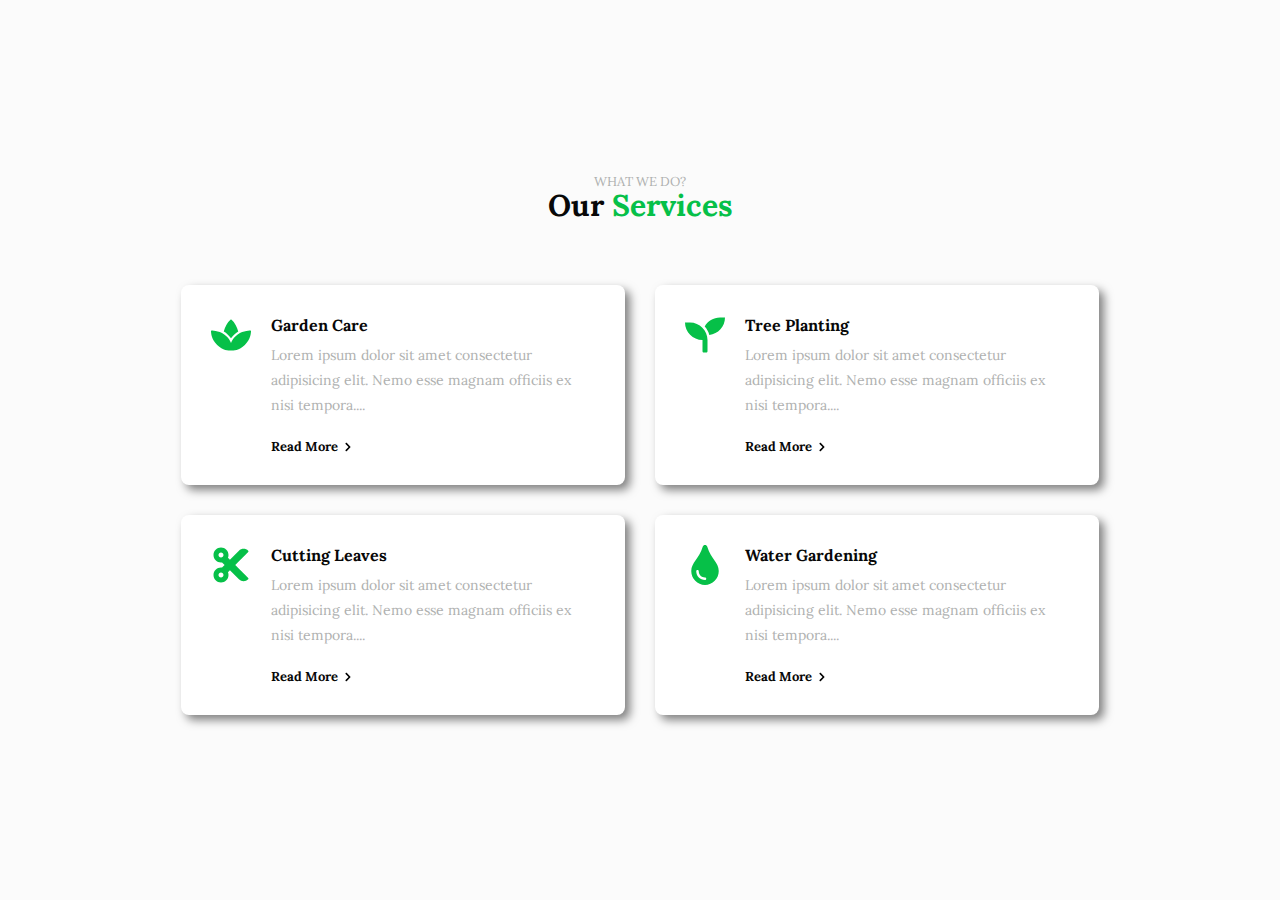
<file: index.html>
<!DOCTYPE html>
<html lang="en">
<head>
    <meta charset="UTF-8">
    <meta http-equiv="X-UA-Compatible" content="IE=edge">
    <meta name="viewport" content="width=device-width, initial-scale=1.0">
    <link rel="stylesheet" href="./src/assets/style/style.css"> 
    <title>Our Services</title>
</head>
<body>
    <section class="section">
        <div class="title">
            <span class="question">
                What we do?
            </span>
            <h2 class="">
                Our <span>Services</span>
            </h2>
        </div>
        <div class="row card-container">
            <div  class="card">
                <div class="card-content">
                    <div class="icon-container">
                        <svg class="lateral cut" data-src="./src/assets/svgs/spa.svg"> 
                        </svg> 
                    </div>
                    <div class="col">
                        <h4>Garden Care</h4>
                        <p>
                            Lorem ipsum dolor sit amet consectetur adipisicing elit. Nemo esse magnam officiis ex nisi tempora....
                        </p>
                        <a href="https://www.alexandercd.dev/" target="_blank">
                            Read More <svg data-src="./src/assets/svgs/chevron-right.svg" class="icon arrow-right"></svg>
                        </a>
                    </div>
                </div>
            </div>

            <div  class="card">
                <div class="card-content">
                    <div class="icon-container">
                        <svg data-src="./src/assets/svgs/seedling.svg" class="lateral cut"></svg>
                    </div>
                    <div class="col">
                        <h4>Tree Planting</h4>
                        <p>
                            Lorem ipsum dolor sit amet consectetur adipisicing elit. Nemo esse magnam officiis ex nisi tempora....
                        </p>
                        <a href="https://www.alexandercd.dev/" target="_blank">
                            Read More <svg data-src="./src/assets/svgs/chevron-right.svg" class="icon arrow-right"></svg>
                        </a>
                    </div>
                </div>
            </div>

            <div  class="card">
                <div class="card-content">
                    <div class="icon-container">
                        <svg data-src="./src/assets/svgs/cut.svg" class="lateral cut"></svg>
                    </div>
                    <div class="col">
                        <h4>Cutting Leaves</h4>
                        <p>
                            Lorem ipsum dolor sit amet consectetur adipisicing elit. Nemo esse magnam officiis ex nisi tempora....
                        </p>
                        <a href="https://www.alexandercd.dev/" target="_blank">
                            Read More <svg data-src="./src/assets/svgs/chevron-right.svg" class="icon arrow-right"></svg>
                        </a>
                    </div>
                </div>
            </div>

            <div  class="card">
                <div class="card-content">
                    <div class="icon-container">
                        <svg data-src="./src/assets/svgs/tint.svg" class="lateral cut"></svg>
                    </div>
                    <div class="col">
                        <h4>Water Gardening</h4>
                        <p>
                            Lorem ipsum dolor sit amet consectetur adipisicing elit. Nemo esse magnam officiis ex nisi tempora....
                        </p>
                        <a href="https://www.alexandercd.dev/" target="_blank">
                            Read More <svg data-src="./src/assets/svgs/chevron-right.svg" class="icon arrow-right"></svg>
                        </a>
                    </div>
                </div>
            </div>


        </div>
    </section> 
    <script>
        /* Cargamos los svg tras la carga del DOM */
        document.addEventListener('DOMContentLoaded', () => {
        /* Buscamos cada elemento svg con el atributo "src" */
        document.querySelectorAll('svg[data-src]').forEach(svg => {
            /* Cargamos el contenido en su HTML interno */
            fetch(svg.dataset.src)
            .then(respuesta => respuesta.text())
            .then(xml => svg.innerHTML = xml);
        });
        });
    </script>
</body>
</html>
</file>
<file: src/assets/style/style.css>
@import url('https://fonts.googleapis.com/css2?family=Poppins:wght@300;400;500&display=swap');
@import url('https://fonts.googleapis.com/css2?family=Lora:wght@400;600;700&display=swap');


:root {
    --colorgreen: rgb(6,192,72);
    --colorblack: rgb(8,8,8);
    --colorbox: rgba(8,8,8, 0.5);
    --colortext: rgb(175,177,176);
    --colorbg: rgb(251,251,251);
    --colorbgcard: rgb(255,255,255);
}

* {
    margin: 0px;
    padding: 0px;
    color: var(--colorblack);
    font-family: 'Lora', 'Poppins', sans-serif;
}

body {
    background: var(--colorbg);
}

p, span {
    color: var(--colortext);
}

p {
    line-height: 25px;
    font-size: 14px;
    margin-top: 8px;
}

h2> span {
    color: var(--colorgreen); 
}

h2 {
    font-size: 30px;
    line-height: 30px;
}

a {
    font-size: 13px;
    text-decoration: none;
    font-weight: bold; 
    display: flex;
    align-items: center;
    margin-top: 20px;
}

a> svg {
    margin-left: 5px;
}


section {
    width: 100vw;
    height: 100vh;
    display: flex;
    flex-direction: column;
    justify-content: center;
    align-items: center;
} 

.title {
    text-align: center;
    margin-bottom: 50px; 
}

.question {
    text-transform: uppercase;
    font-size: 13px;
    line-height: 1px;  
}

.card {
    width: 40%;
    background-color: var(--colorbgcard);
    box-shadow: 5px 5px 10px var(--colorbox);
    border-radius: 8px;
    margin: 15px;
    padding: 30px;
    animation: card-animate 1s ease 0s 1 normal forwards;
}

@keyframes card-animate {
    0% {
      transform: scaleX(0);
      transform-origin: 100% 100%;
    }
  
    100% {
      transform: scaleX(1);
      transform-origin: 100% 100%;
    }
}

.row {
    display: flex;
    flex-direction: row;
    flex-wrap: wrap;
    justify-content: center;
} 

.icon {
    border: none; 
    margin-right: 10px;
}

svg.icon {
    width: 10px;
    height: 10px;
}

.icon-container> svg {
    width: 40px;
    height: 40px;
    padding-right: 20px;
}

.icon-container> svg > svg> path { 
    fill: var(--colorgreen);
}

.card-container {
    max-width: 960px;
}

.card-content {
    display: flex;   
}


@media screen and (min-width: 100px) and (max-width: 450px) {
    section {
        width: 100%;
        height: 100%;
        padding-top: 50px;
        padding-bottom: 50px;
    }

    .card {
        width: 100%;
    }
}

@media screen and (min-width: 451px) and (max-width: 769px) {
    section { 
        padding-top: 50px; 
    } 
}
</file>
